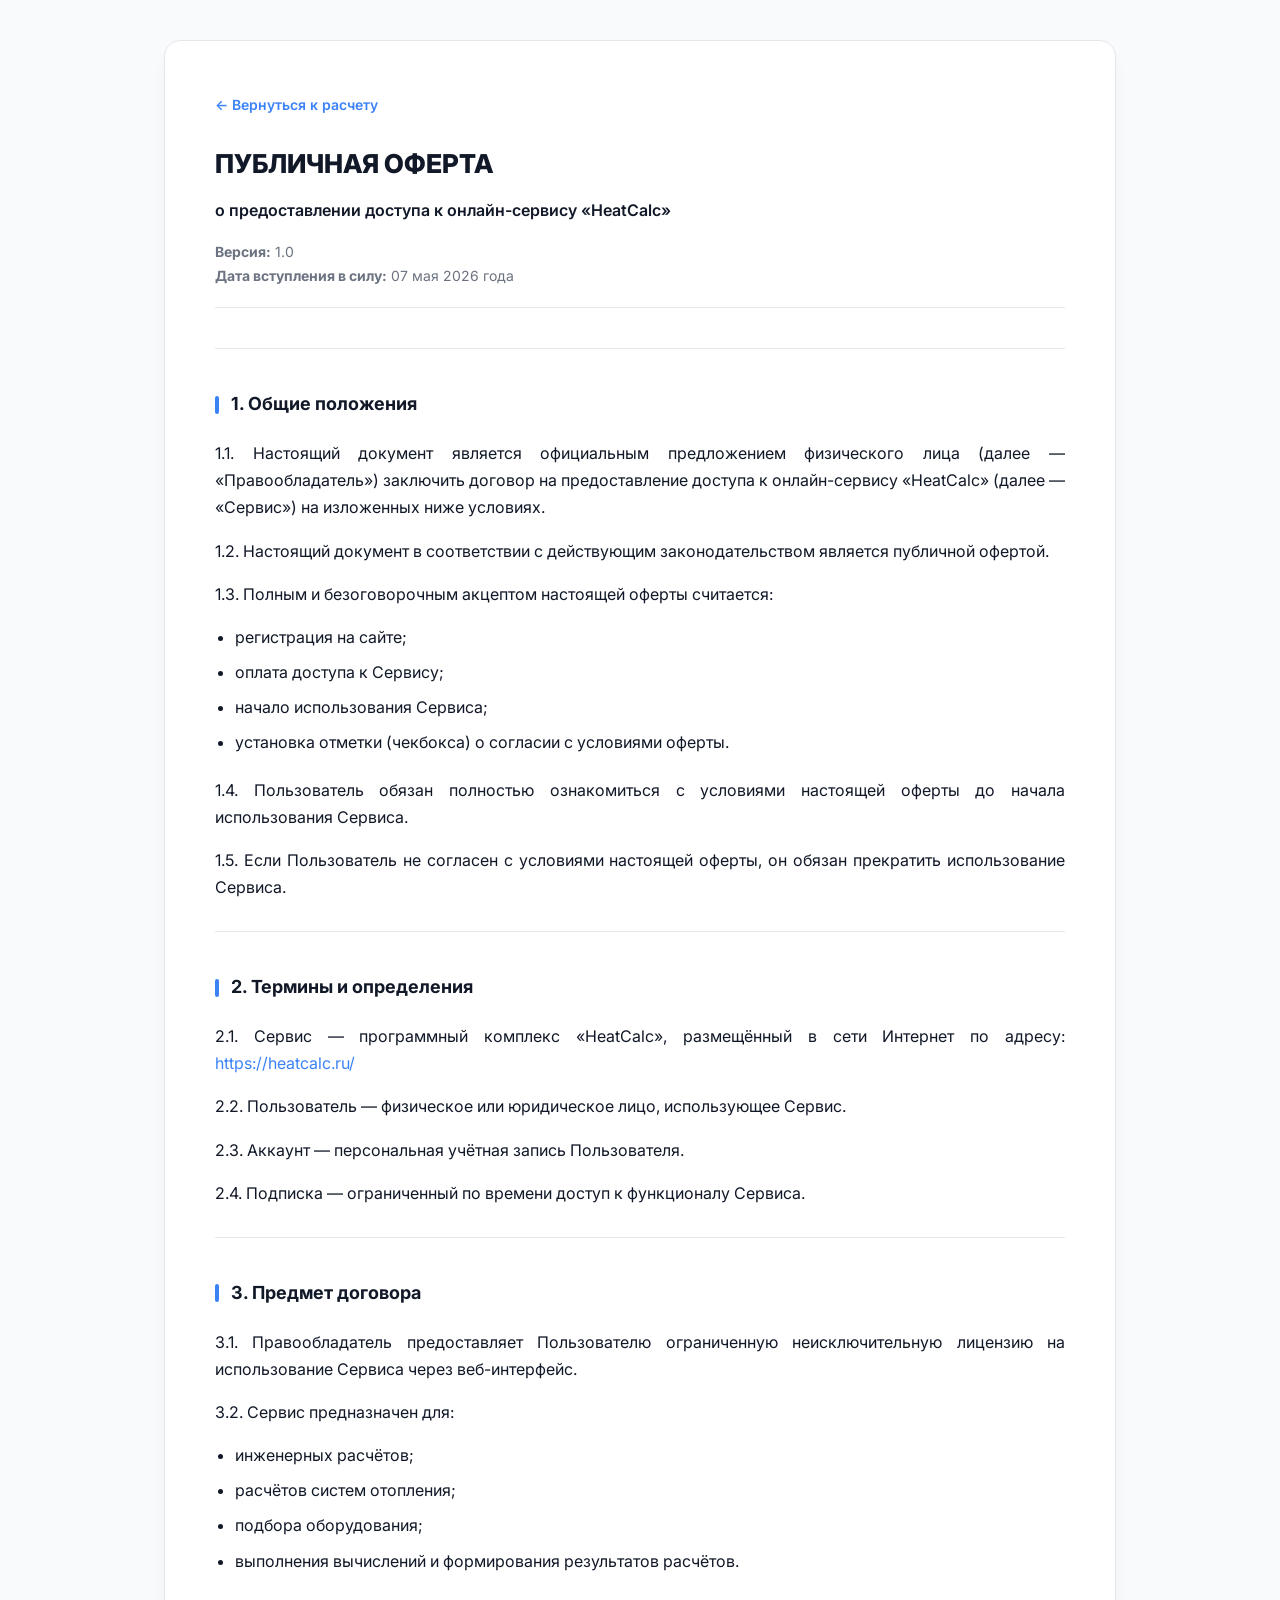
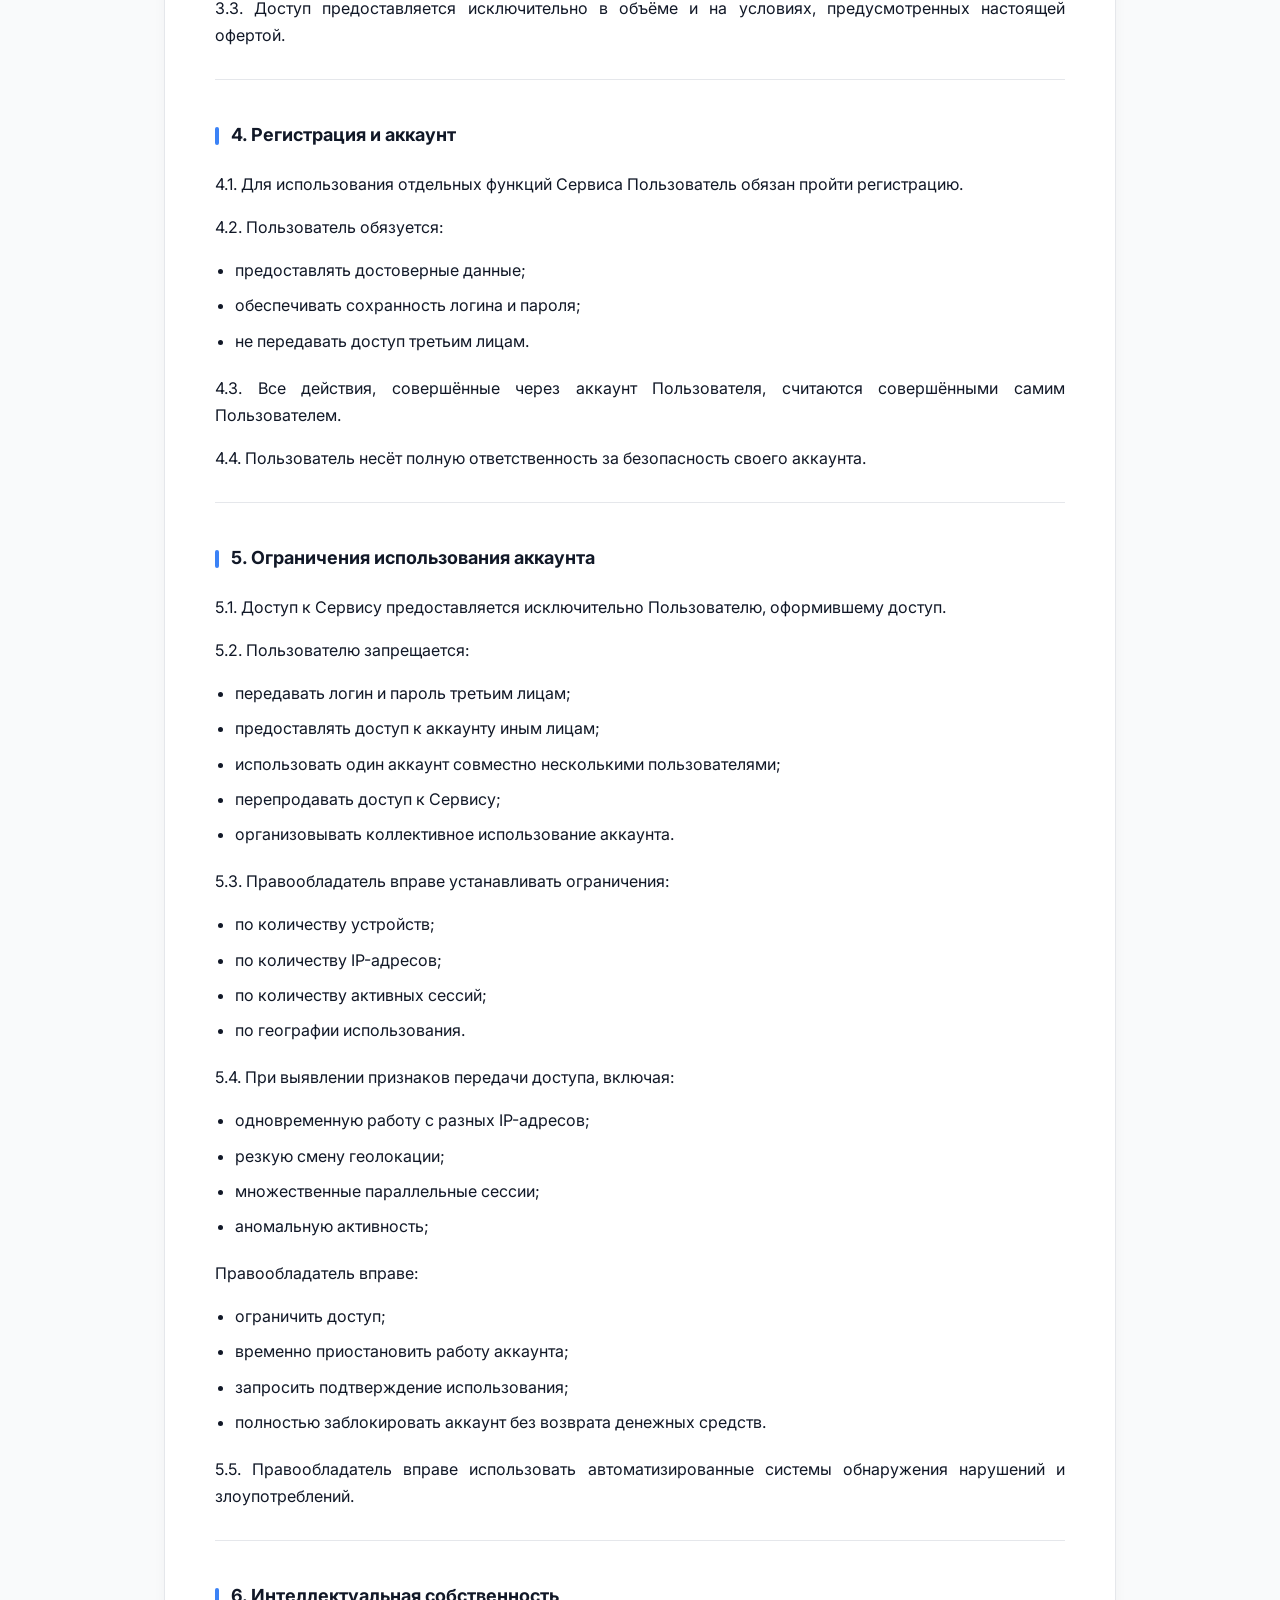
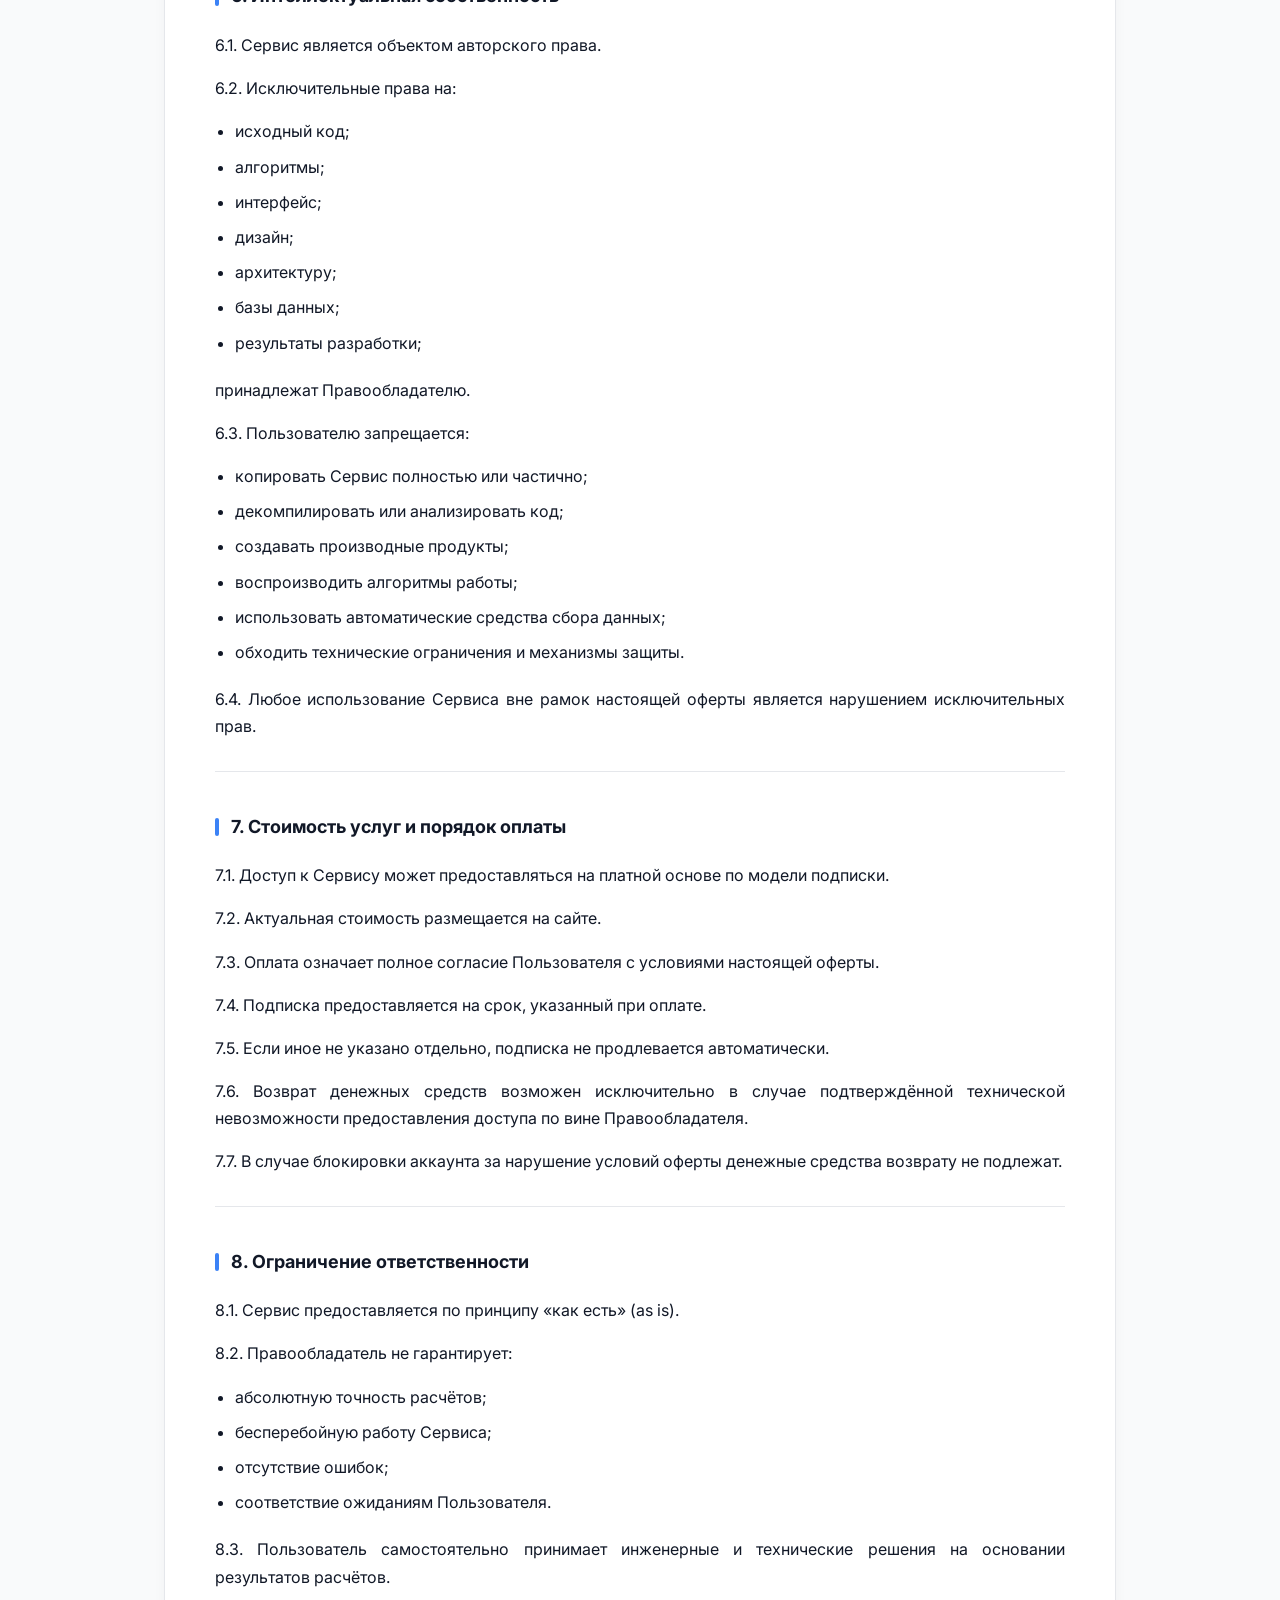
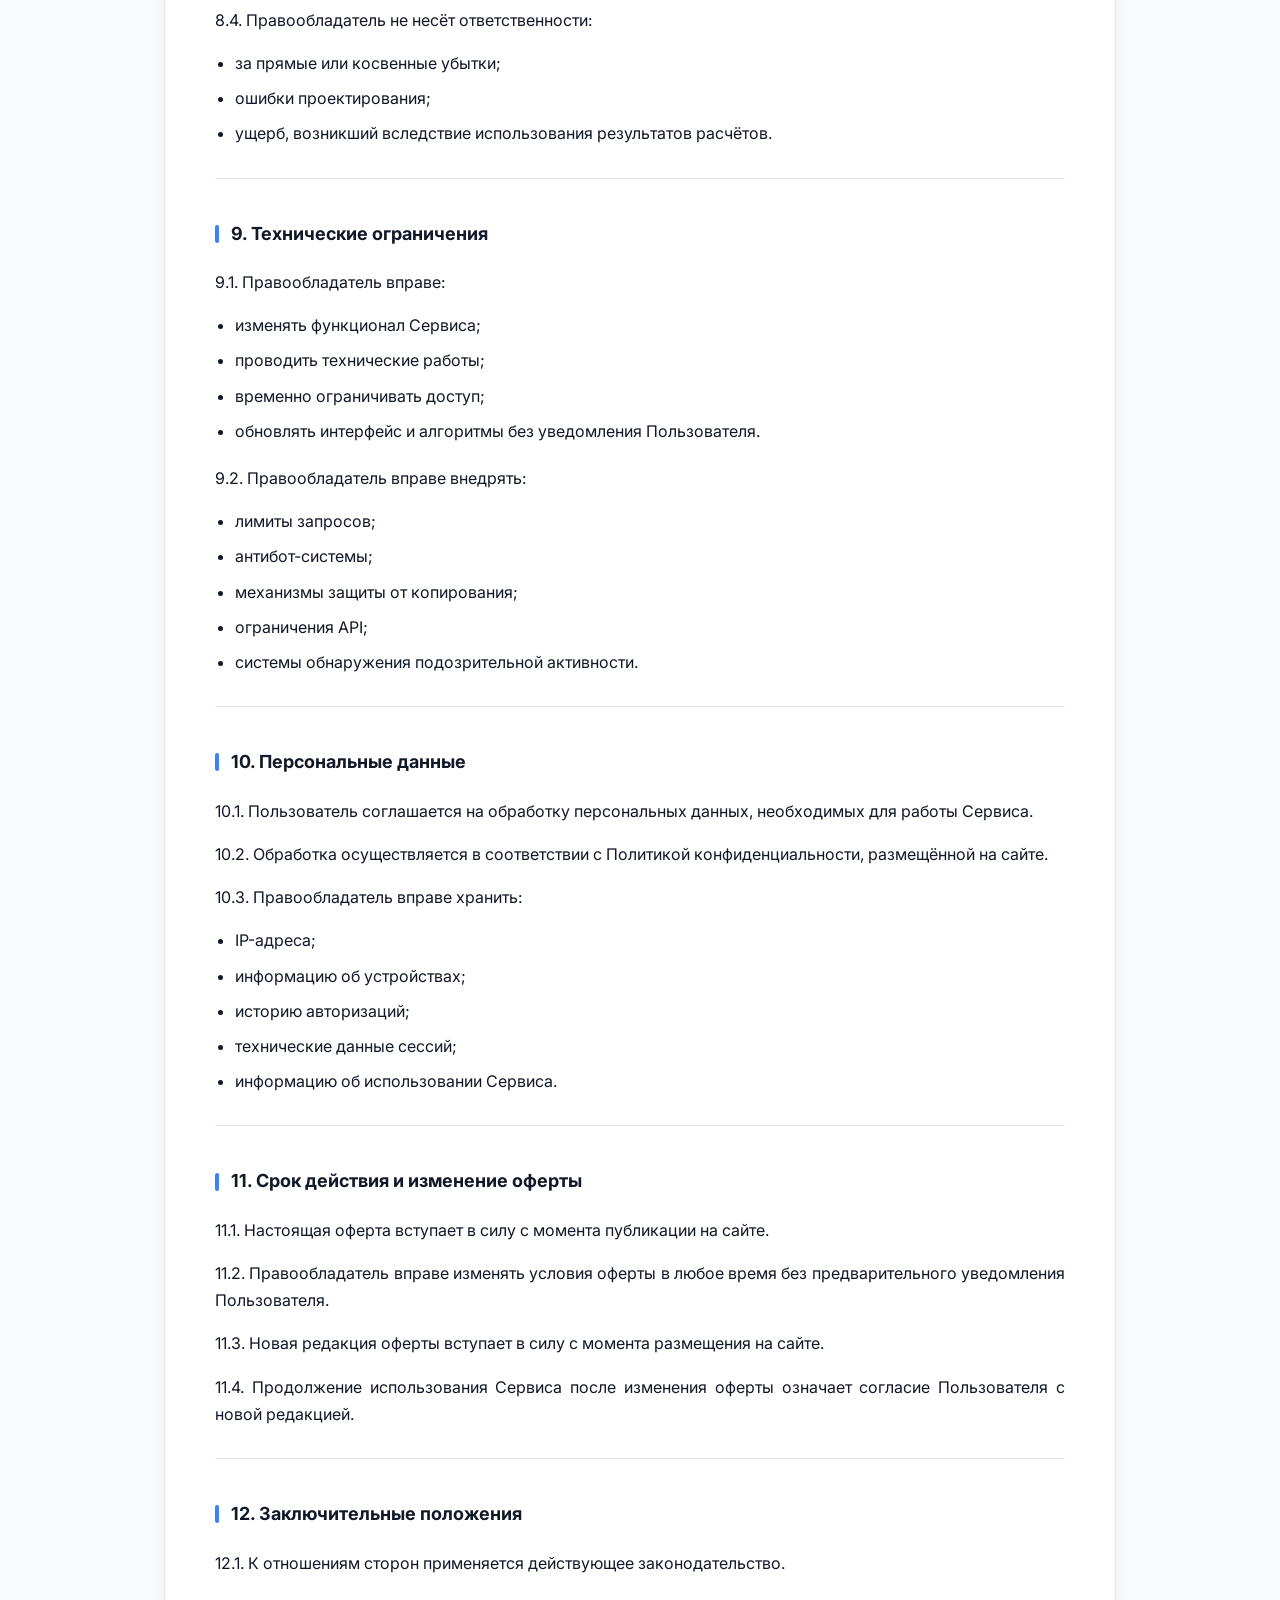
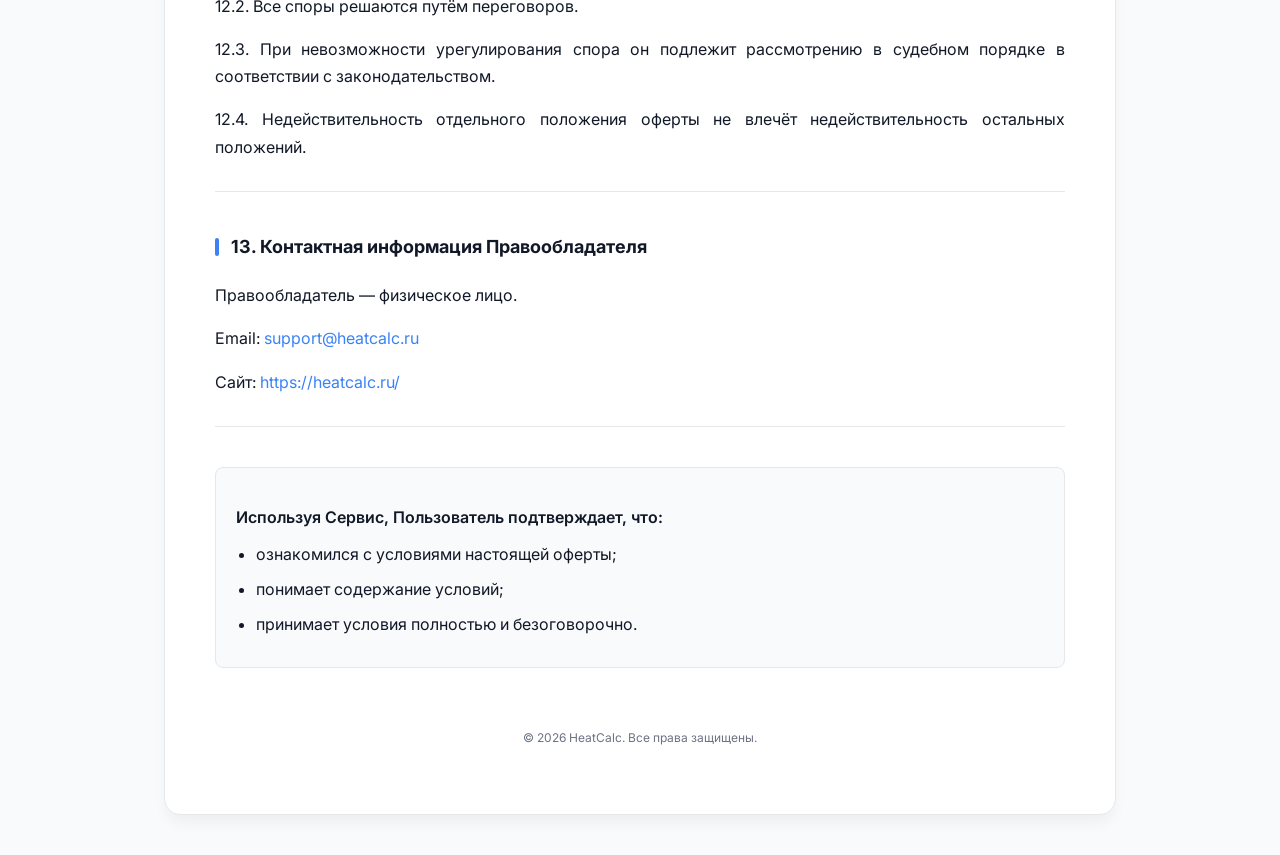
<file: oferta.html>
<!DOCTYPE html>
<html lang="ru">
<head>
    <meta charset="UTF-8">
    <meta name="viewport" content="width=device-width, initial-scale=1.0">
    <title>Публичная оферта - HeatCalc</title>
    <link href="https://fonts.googleapis.com/css2?family=Inter:wght@400;500;600;700&display=swap" rel="stylesheet">
    <style>
        :root {
            --primary: #3B82F6;
            --text-main: #111827;
            --text-sec: #6B7280;
            --bg: #F9FAFB;
            --surface: #FFFFFF;
            --border: #E5E7EB;
        }
        body {
            font-family: 'Inter', sans-serif;
            line-height: 1.7;
            color: var(--text-main);
            background-color: var(--bg);
            margin: 0;
            padding: 40px 20px;
        }
        .container {
            max-width: 850px;
            margin: 0 auto;
            background: var(--surface);
            padding: 50px;
            border-radius: 16px;
            box-shadow: 0 10px 15px -3px rgba(0, 0, 0, 0.05);
            border: 1px solid var(--border);
        }
        .back-link {
            display: inline-flex;
            align-items: center;
            margin-bottom: 30px;
            color: var(--primary);
            text-decoration: none;
            font-weight: 600;
            font-size: 14px;
            transition: opacity 0.2s;
        }
        .back-link:hover {
            opacity: 0.8;
        }
        h1 {
            font-size: 26px;
            font-weight: 800;
            line-height: 1.3;
            margin-top: 0;
            margin-bottom: 10px;
            color: var(--text-main);
            text-transform: uppercase;
        }
        .meta-info {
            color: var(--text-sec);
            font-size: 14px;
            margin-bottom: 40px;
            border-bottom: 1px solid var(--border);
            padding-bottom: 20px;
        }
        h2 {
            font-size: 18px;
            font-weight: 700;
            margin-top: 40px;
            margin-bottom: 20px;
            color: var(--text-main);
            display: flex;
            align-items: center;
        }
        h2::before {
            content: "";
            display: inline-block;
            width: 4px;
            height: 18px;
            background: var(--primary);
            margin-right: 12px;
            border-radius: 2px;
        }
        p {
            margin-bottom: 16px;
            text-align: justify;
        }
        ul {
            margin-bottom: 20px;
            padding-left: 20px;
        }
        li {
            margin-bottom: 8px;
        }
        hr {
            border: none;
            border-top: 1px solid var(--border);
            margin: 30px 0;
        }
        .highlight {
            font-weight: 600;
            color: var(--text-main);
        }
        @media (max-width: 640px) {
            .container {
                padding: 30px 20px;
            }
            h1 {
                font-size: 20px;
            }
        }
    </style>
</head>
<body>
    <div class="container">
        <a href="/" class="back-link">← Вернуться к расчету</a>
        
        <h1>ПУБЛИЧНАЯ ОФЕРТА</h1>
        <p class="highlight">о предоставлении доступа к онлайн-сервису «HeatCalc»</p>
        
        <div class="meta-info">
            <p style="margin: 0;"><b>Версия:</b> 1.0</p>
            <p style="margin: 0;"><b>Дата вступления в силу:</b> 07 мая 2026 года</p>
        </div>

        <hr>

        <h2>1. Общие положения</h2>
        <p>1.1. Настоящий документ является официальным предложением физического лица (далее — «Правообладатель») заключить договор на предоставление доступа к онлайн-сервису «HeatCalc» (далее — «Сервис») на изложенных ниже условиях.</p>
        <p>1.2. Настоящий документ в соответствии с действующим законодательством является публичной офертой.</p>
        <p>1.3. Полным и безоговорочным акцептом настоящей оферты считается:</p>
        <ul>
            <li>регистрация на сайте;</li>
            <li>оплата доступа к Сервису;</li>
            <li>начало использования Сервиса;</li>
            <li>установка отметки (чекбокса) о согласии с условиями оферты.</li>
        </ul>
        <p>1.4. Пользователь обязан полностью ознакомиться с условиями настоящей оферты до начала использования Сервиса.</p>
        <p>1.5. Если Пользователь не согласен с условиями настоящей оферты, он обязан прекратить использование Сервиса.</p>

        <hr>

        <h2>2. Термины и определения</h2>
        <p>2.1. Сервис — программный комплекс «HeatCalc», размещённый в сети Интернет по адресу: <a href="https://heatcalc.ru/" style="color: var(--primary); text-decoration: none;">https://heatcalc.ru/</a></p>
        <p>2.2. Пользователь — физическое или юридическое лицо, использующее Сервис.</p>
        <p>2.3. Аккаунт — персональная учётная запись Пользователя.</p>
        <p>2.4. Подписка — ограниченный по времени доступ к функционалу Сервиса.</p>

        <hr>

        <h2>3. Предмет договора</h2>
        <p>3.1. Правообладатель предоставляет Пользователю ограниченную неисключительную лицензию на использование Сервиса через веб-интерфейс.</p>
        <p>3.2. Сервис предназначен для:</p>
        <ul>
            <li>инженерных расчётов;</li>
            <li>расчётов систем отопления;</li>
            <li>подбора оборудования;</li>
            <li>выполнения вычислений и формирования результатов расчётов.</li>
        </ul>
        <p>3.3. Доступ предоставляется исключительно в объёме и на условиях, предусмотренных настоящей офертой.</p>

        <hr>

        <h2>4. Регистрация и аккаунт</h2>
        <p>4.1. Для использования отдельных функций Сервиса Пользователь обязан пройти регистрацию.</p>
        <p>4.2. Пользователь обязуется:</p>
        <ul>
            <li>предоставлять достоверные данные;</li>
            <li>обеспечивать сохранность логина и пароля;</li>
            <li>не передавать доступ третьим лицам.</li>
        </ul>
        <p>4.3. Все действия, совершённые через аккаунт Пользователя, считаются совершёнными самим Пользователем.</p>
        <p>4.4. Пользователь несёт полную ответственность за безопасность своего аккаунта.</p>

        <hr>

        <h2>5. Ограничения использования аккаунта</h2>
        <p>5.1. Доступ к Сервису предоставляется исключительно Пользователю, оформившему доступ.</p>
        <p>5.2. Пользователю запрещается:</p>
        <ul>
            <li>передавать логин и пароль третьим лицам;</li>
            <li>предоставлять доступ к аккаунту иным лицам;</li>
            <li>использовать один аккаунт совместно несколькими пользователями;</li>
            <li>перепродавать доступ к Сервису;</li>
            <li>организовывать коллективное использование аккаунта.</li>
        </ul>
        <p>5.3. Правообладатель вправе устанавливать ограничения:</p>
        <ul>
            <li>по количеству устройств;</li>
            <li>по количеству IP-адресов;</li>
            <li>по количеству активных сессий;</li>
            <li>по географии использования.</li>
        </ul>
        <p>5.4. При выявлении признаков передачи доступа, включая:</p>
        <ul>
            <li>одновременную работу с разных IP-адресов;</li>
            <li>резкую смену геолокации;</li>
            <li>множественные параллельные сессии;</li>
            <li>аномальную активность;</li>
        </ul>
        <p>Правообладатель вправе:</p>
        <ul>
            <li>ограничить доступ;</li>
            <li>временно приостановить работу аккаунта;</li>
            <li>запросить подтверждение использования;</li>
            <li>полностью заблокировать аккаунт без возврата денежных средств.</li>
        </ul>
        <p>5.5. Правообладатель вправе использовать автоматизированные системы обнаружения нарушений и злоупотреблений.</p>

        <hr>

        <h2>6. Интеллектуальная собственность</h2>
        <p>6.1. Сервис является объектом авторского права.</p>
        <p>6.2. Исключительные права на:</p>
        <ul>
            <li>исходный код;</li>
            <li>алгоритмы;</li>
            <li>интерфейс;</li>
            <li>дизайн;</li>
            <li>архитектуру;</li>
            <li>базы данных;</li>
            <li>результаты разработки;</li>
        </ul>
        <p>принадлежат Правообладателю.</p>
        <p>6.3. Пользователю запрещается:</p>
        <ul>
            <li>копировать Сервис полностью или частично;</li>
            <li>декомпилировать или анализировать код;</li>
            <li>создавать производные продукты;</li>
            <li>воспроизводить алгоритмы работы;</li>
            <li>использовать автоматические средства сбора данных;</li>
            <li>обходить технические ограничения и механизмы защиты.</li>
        </ul>
        <p>6.4. Любое использование Сервиса вне рамок настоящей оферты является нарушением исключительных прав.</p>

        <hr>

        <h2>7. Стоимость услуг и порядок оплаты</h2>
        <p>7.1. Доступ к Сервису может предоставляться на платной основе по модели подписки.</p>
        <p>7.2. Актуальная стоимость размещается на сайте.</p>
        <p>7.3. Оплата означает полное согласие Пользователя с условиями настоящей оферты.</p>
        <p>7.4. Подписка предоставляется на срок, указанный при оплате.</p>
        <p>7.5. Если иное не указано отдельно, подписка не продлевается автоматически.</p>
        <p>7.6. Возврат денежных средств возможен исключительно в случае подтверждённой технической невозможности предоставления доступа по вине Правообладателя.</p>
        <p>7.7. В случае блокировки аккаунта за нарушение условий оферты денежные средства возврату не подлежат.</p>

        <hr>

        <h2>8. Ограничение ответственности</h2>
        <p>8.1. Сервис предоставляется по принципу «как есть» (as is).</p>
        <p>8.2. Правообладатель не гарантирует:</p>
        <ul>
            <li>абсолютную точность расчётов;</li>
            <li>бесперебойную работу Сервиса;</li>
            <li>отсутствие ошибок;</li>
            <li>соответствие ожиданиям Пользователя.</li>
        </ul>
        <p>8.3. Пользователь самостоятельно принимает инженерные и технические решения на основании результатов расчётов.</p>
        <p>8.4. Правообладатель не несёт ответственности:</p>
        <ul>
            <li>за прямые или косвенные убытки;</li>
            <li>ошибки проектирования;</li>
            <li>ущерб, возникший вследствие использования результатов расчётов.</li>
        </ul>

        <hr>

        <h2>9. Технические ограничения</h2>
        <p>9.1. Правообладатель вправе:</p>
        <ul>
            <li>изменять функционал Сервиса;</li>
            <li>проводить технические работы;</li>
            <li>временно ограничивать доступ;</li>
            <li>обновлять интерфейс и алгоритмы без уведомления Пользователя.</li>
        </ul>
        <p>9.2. Правообладатель вправе внедрять:</p>
        <ul>
            <li>лимиты запросов;</li>
            <li>антибот-системы;</li>
            <li>механизмы защиты от копирования;</li>
            <li>ограничения API;</li>
            <li>системы обнаружения подозрительной активности.</li>
        </ul>

        <hr>

        <h2>10. Персональные данные</h2>
        <p>10.1. Пользователь соглашается на обработку персональных данных, необходимых для работы Сервиса.</p>
        <p>10.2. Обработка осуществляется в соответствии с Политикой конфиденциальности, размещённой на сайте.</p>
        <p>10.3. Правообладатель вправе хранить:</p>
        <ul>
            <li>IP-адреса;</li>
            <li>информацию об устройствах;</li>
            <li>историю авторизаций;</li>
            <li>технические данные сессий;</li>
            <li>информацию об использовании Сервиса.</li>
        </ul>

        <hr>

        <h2>11. Срок действия и изменение оферты</h2>
        <p>11.1. Настоящая оферта вступает в силу с момента публикации на сайте.</p>
        <p>11.2. Правообладатель вправе изменять условия оферты в любое время без предварительного уведомления Пользователя.</p>
        <p>11.3. Новая редакция оферты вступает в силу с момента размещения на сайте.</p>
        <p>11.4. Продолжение использования Сервиса после изменения оферты означает согласие Пользователя с новой редакцией.</p>

        <hr>

        <h2>12. Заключительные положения</h2>
        <p>12.1. К отношениям сторон применяется действующее законодательство.</p>
        <p>12.2. Все споры решаются путём переговоров.</p>
        <p>12.3. При невозможности урегулирования спора он подлежит рассмотрению в судебном порядке в соответствии с законодательством.</p>
        <p>12.4. Недействительность отдельного положения оферты не влечёт недействительность остальных положений.</p>

        <hr>

        <h2>13. Контактная информация Правообладателя</h2>
        <p>Правообладатель — физическое лицо.</p>
        <p>Email: <a href="mailto:support@heatcalc.ru" style="color: var(--primary); text-decoration: none;">support@heatcalc.ru</a></p>
        <p>Сайт: <a href="https://heatcalc.ru/" style="color: var(--primary); text-decoration: none;">https://heatcalc.ru/</a></p>

        <hr>

        <div style="background: var(--bg); padding: 20px; border-radius: 8px; border: 1px solid var(--border); margin-top: 40px;">
            <p style="margin-bottom: 0; font-weight: 600;">Используя Сервис, Пользователь подтверждает, что:</p>
            <ul style="margin-top: 10px; margin-bottom: 0;">
                <li>ознакомился с условиями настоящей оферты;</li>
                <li>понимает содержание условий;</li>
                <li>принимает условия полностью и безоговорочно.</li>
            </ul>
        </div>

        <p style="margin-top: 60px; font-size: 12px; color: var(--text-sec); text-align: center;">
            &copy; 2026 HeatCalc. Все права защищены.
        </p>
    </div>
</body>
</html>
</file>
